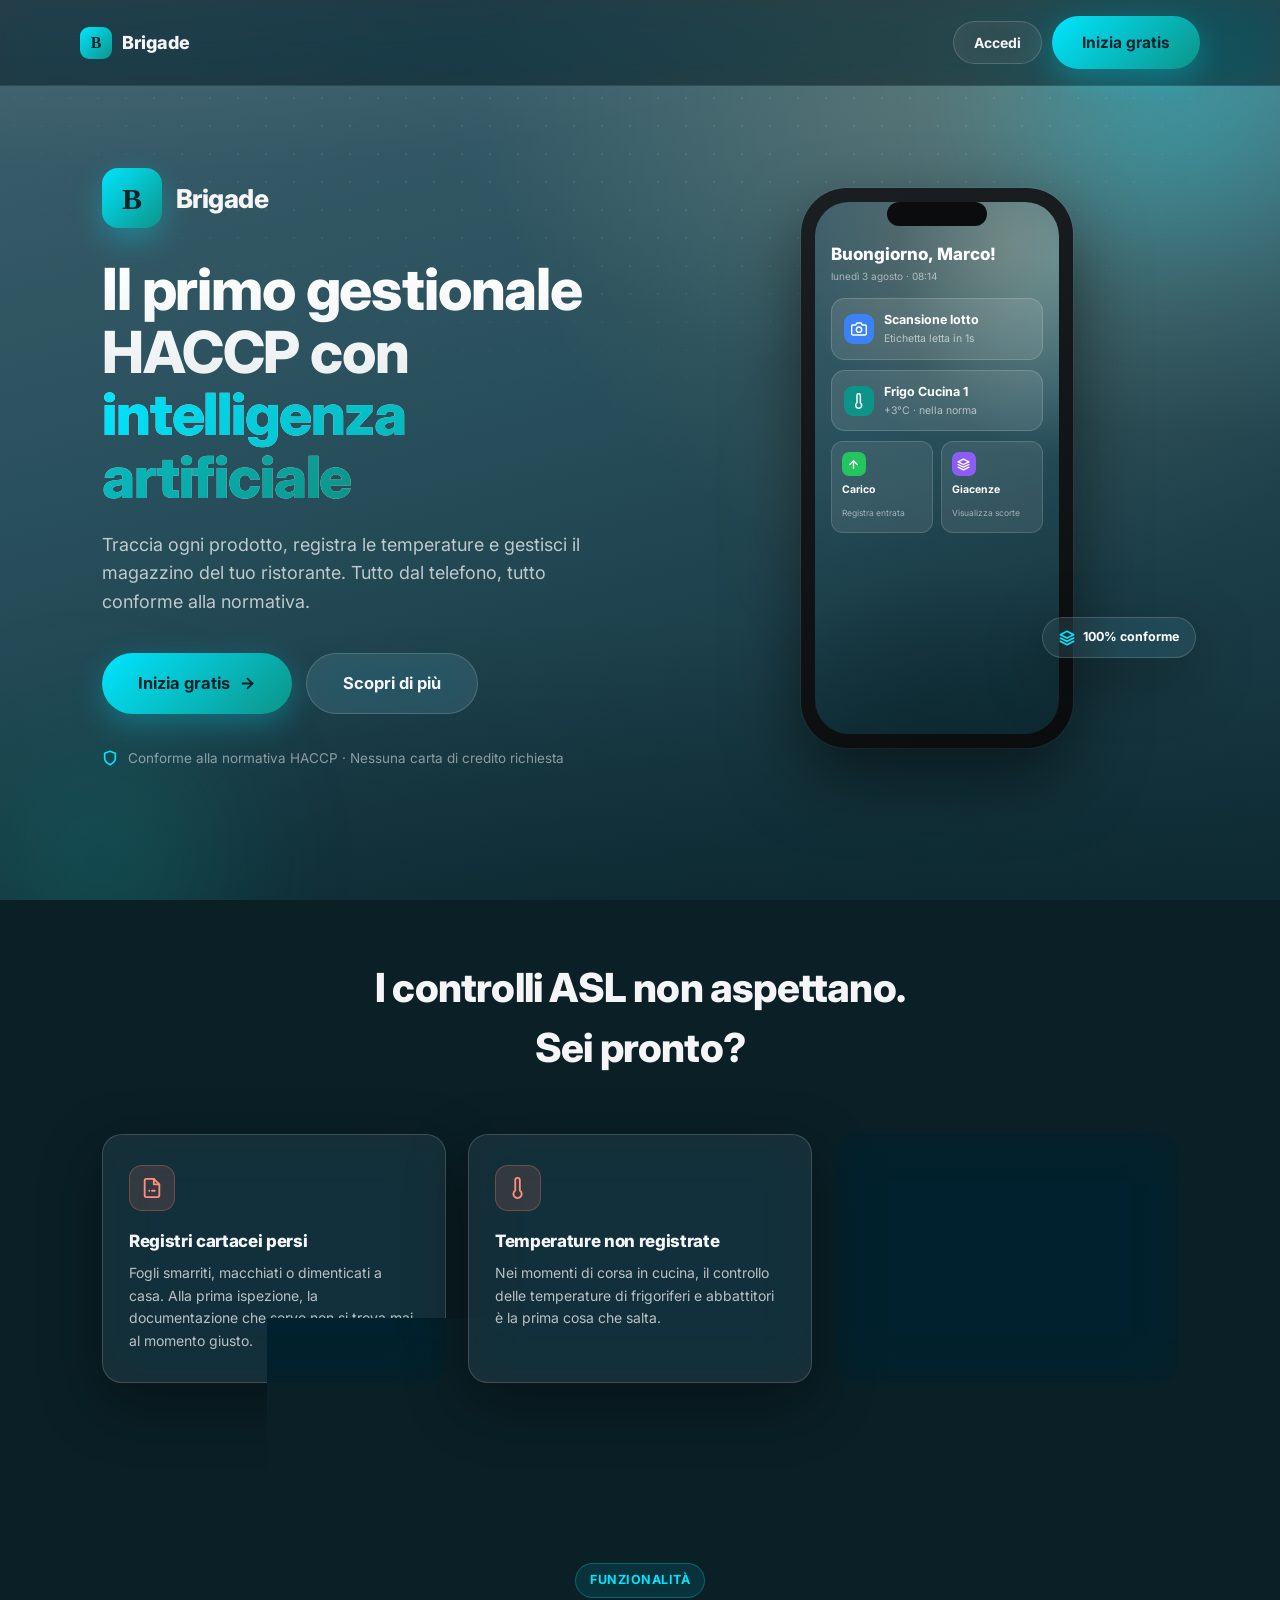
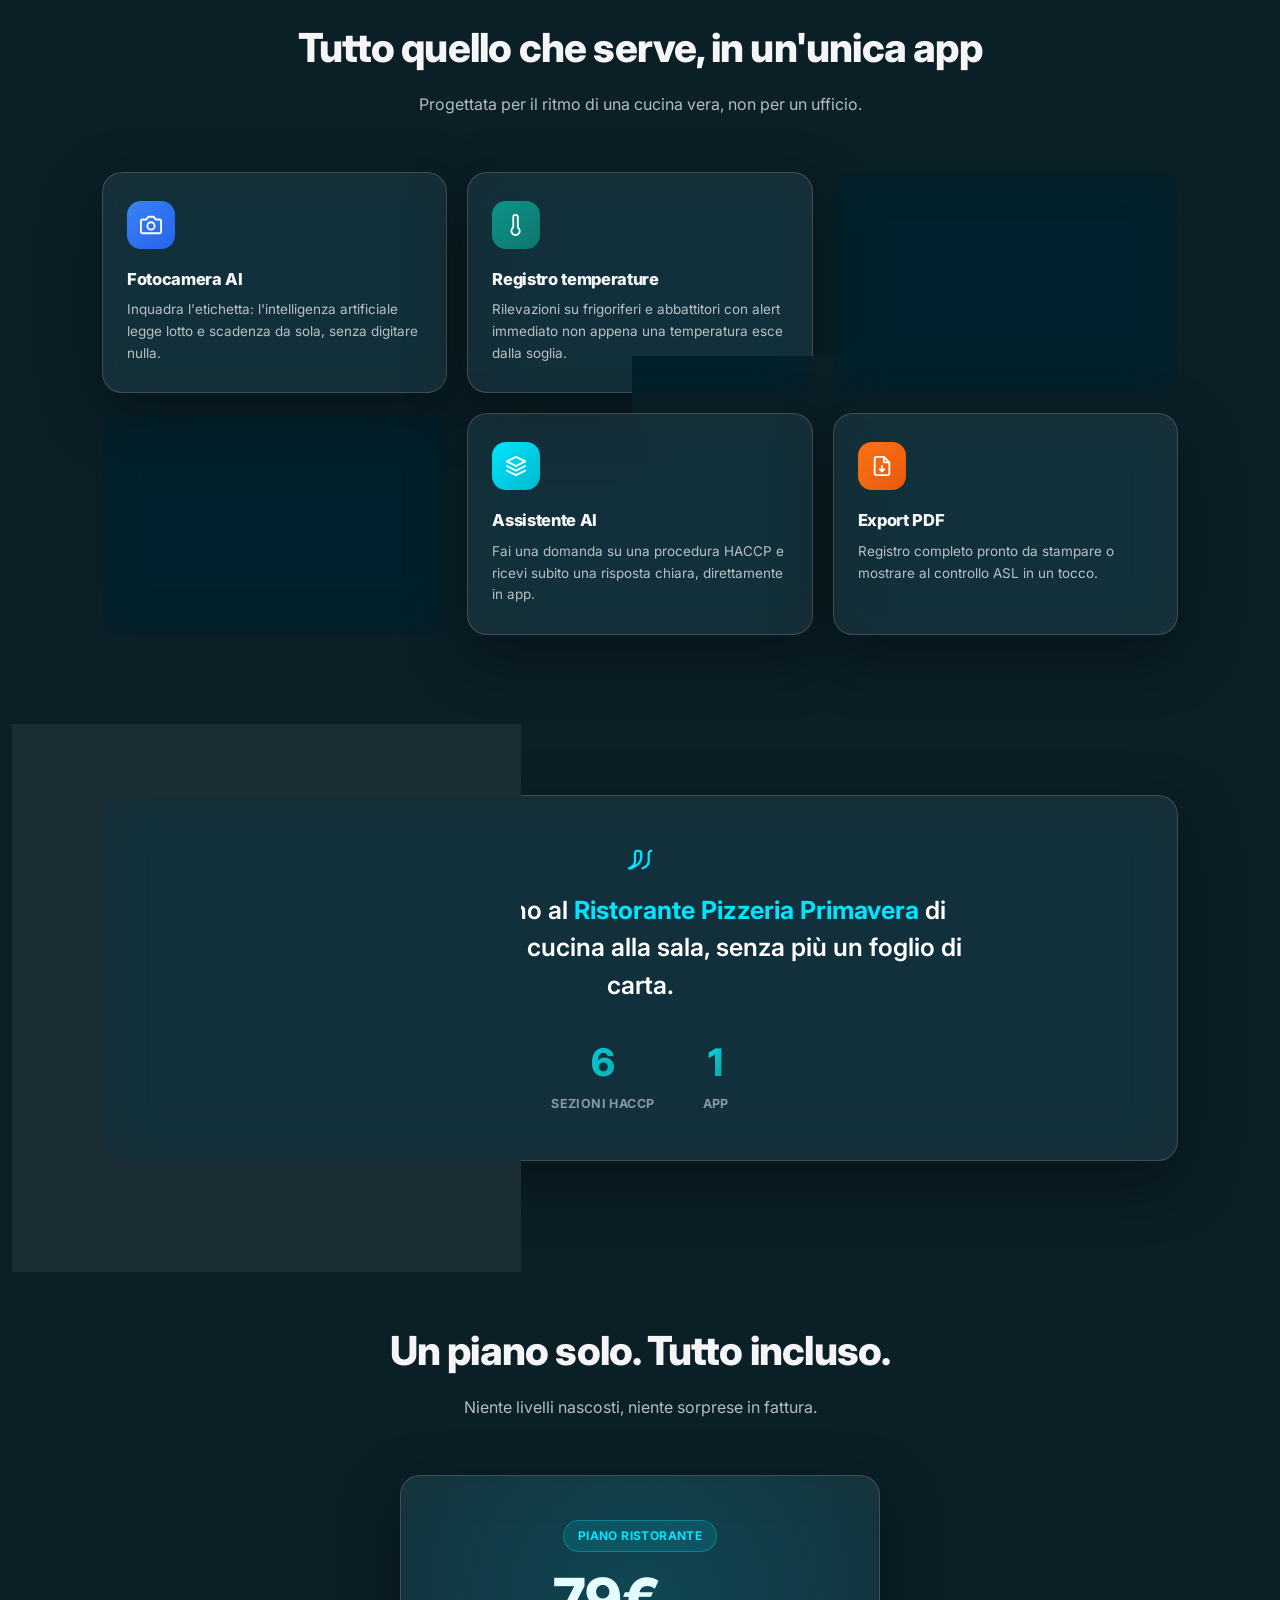
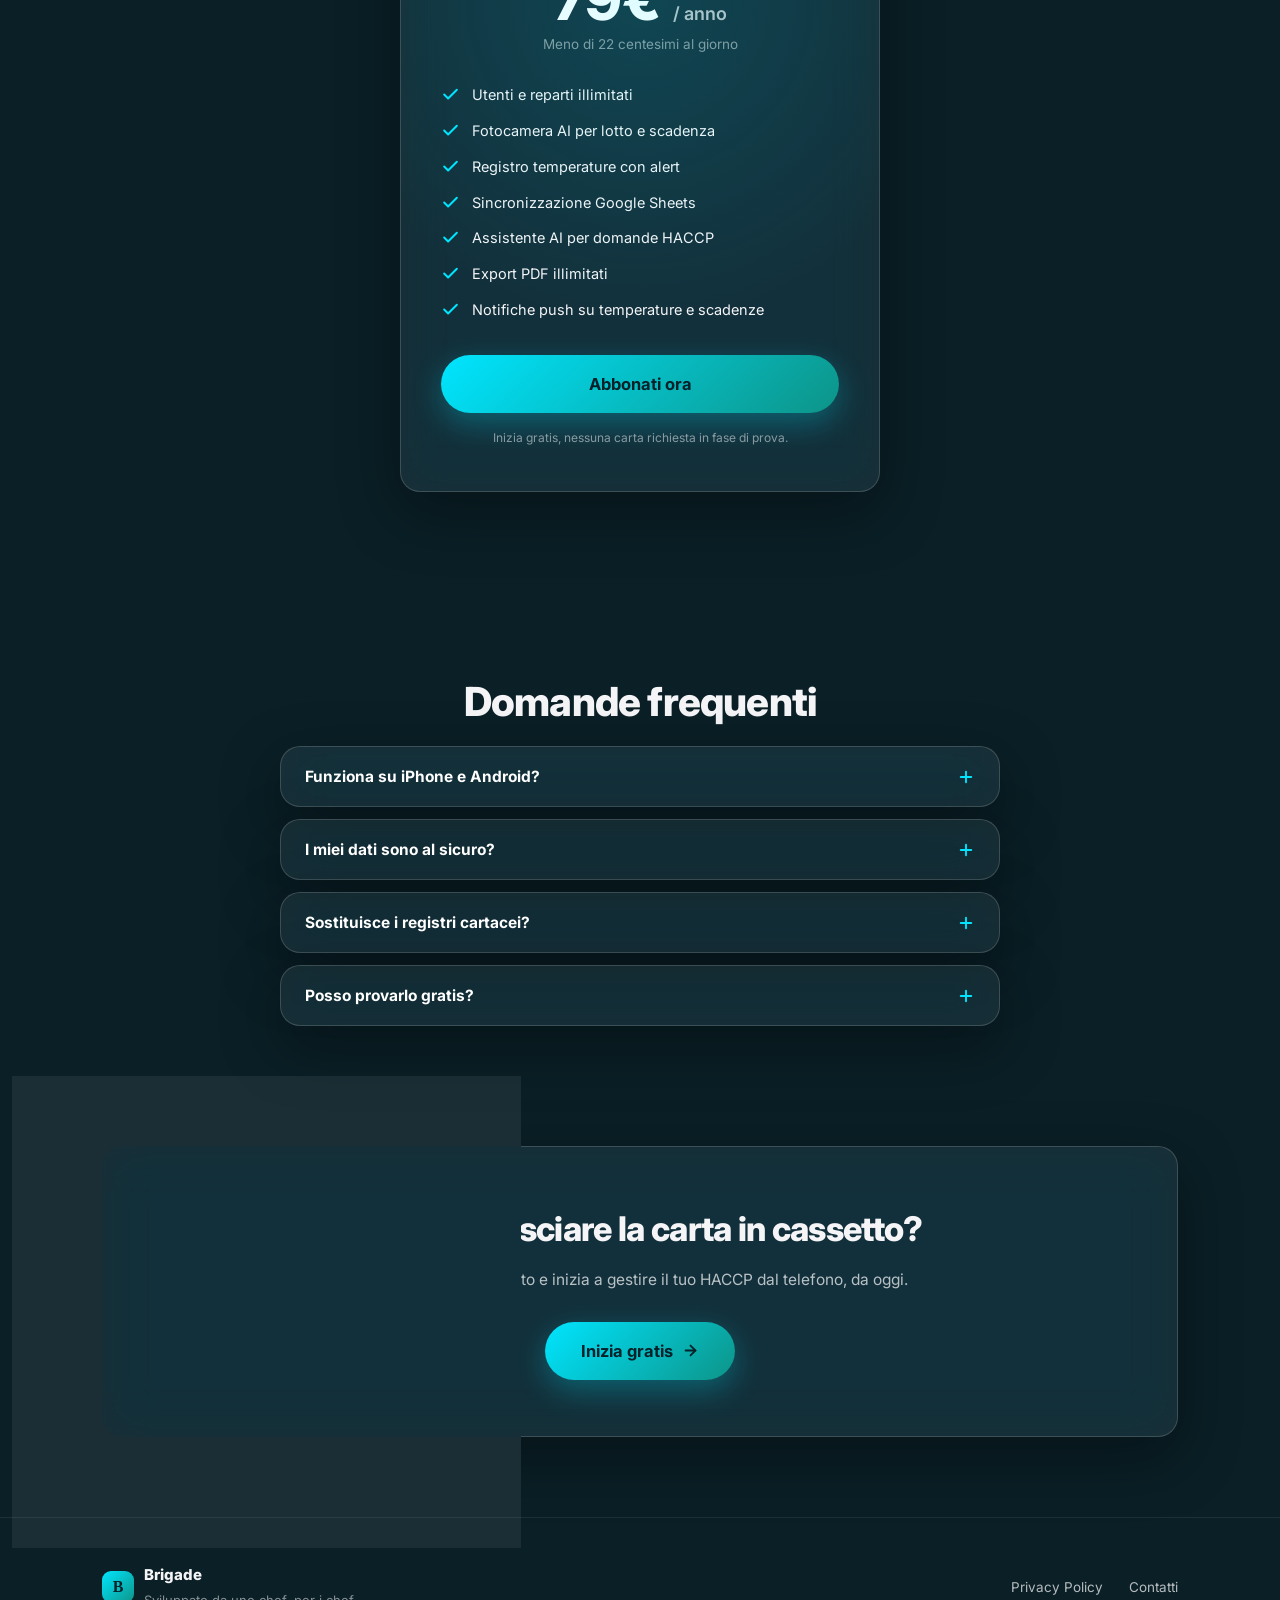
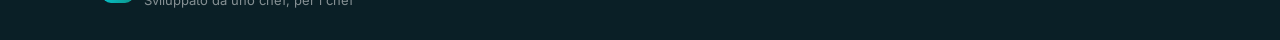
<file: landing.html>
<!DOCTYPE html>
<html lang="it">
<head>
<meta charset="UTF-8">
<meta name="viewport" content="width=device-width, initial-scale=1, maximum-scale=1, user-scalable=no, viewport-fit=cover">
<title>Brigade — Gestionale HACCP con Intelligenza Artificiale per Ristoranti</title>
<meta name="description" content="Brigade è il primo gestionale HACCP con intelligenza artificiale per ristoranti e pizzerie. Traccia prodotti, registra temperature e gestisci il magazzino dal telefono, sempre conforme alla normativa.">
<meta name="keywords" content="HACCP, gestionale ristorante, tracciabilità alimentare, registro temperature, software HACCP, app HACCP, magazzino ristorante">
<meta name="author" content="Brigade">
<meta name="robots" content="index, follow">
<link rel="canonical" href="https://brigade-app.example/landing">

<!-- Open Graph -->
<meta property="og:type" content="website">
<meta property="og:title" content="Brigade — Il primo gestionale HACCP con intelligenza artificiale">
<meta property="og:description" content="Traccia ogni prodotto, registra le temperature e gestisci il magazzino del tuo ristorante. Tutto dal telefono, tutto conforme alla normativa.">
<meta property="og:image" content="/static/icon-512.png">
<meta property="og:locale" content="it_IT">

<!-- Twitter Card -->
<meta name="twitter:card" content="summary_large_image">
<meta name="twitter:title" content="Brigade — Il primo gestionale HACCP con intelligenza artificiale">
<meta name="twitter:description" content="Traccia ogni prodotto, registra le temperature e gestisci il magazzino del tuo ristorante. Tutto dal telefono, tutto conforme alla normativa.">
<meta name="twitter:image" content="/static/icon-512.png">

<meta name="theme-color" content="#0f2c35">
<link rel="icon" href="/static/icon.svg" type="image/svg+xml">
<link rel="apple-touch-icon" href="/static/icon-192.png">

<link rel="preconnect" href="https://fonts.googleapis.com">
<link rel="preconnect" href="https://fonts.gstatic.com" crossorigin>
<link href="https://fonts.googleapis.com/css2?family=Inter:wght@300;400;500;600;700;800&display=swap" rel="stylesheet">

<style>
/* ─────────────────────────────────────────────────────────────────────────
   RESET & BASE
───────────────────────────────────────────────────────────────────────── */
*, *::before, *::after { margin: 0; padding: 0; box-sizing: border-box; -webkit-tap-highlight-color: transparent; }
html { scroll-behavior: smooth; }
body {
  font-family: 'Inter', system-ui, -apple-system, sans-serif;
  background: #0a1f26;
  color: #f5f5f7;
  overflow-x: hidden;
  -webkit-font-smoothing: antialiased;
  line-height: 1.5;
}
img, svg { display: block; max-width: 100%; }
a { color: inherit; text-decoration: none; }
button { font-family: inherit; cursor: pointer; }
ul { list-style: none; }

:root {
  --bg-1: #0f2c35;
  --bg-2: #28505c;
  --bg-3: #3d5f6c;
  --accent: #00e5ff;
  --accent-2: #0d9488;
  --accent-warm: #ffc98c;
  --text: #f5f5f7;
  --muted: rgba(255,255,255,.70);
  --muted-2: rgba(255,255,255,.50);
  --glass: rgba(255,255,255,.07);
  --glass-2: rgba(255,255,255,.10);
  --glass-border: rgba(255,255,255,.16);
  --glass-blur: blur(24px) saturate(160%);
  --radius: 20px;
  --shadow-lg: 0 20px 60px rgba(0,0,0,.35);
}

/* ─────────────────────────────────────────────────────────────────────────
   FONDALE ANIMATO — stesso linguaggio visivo dell'app (aurora teal/cyan)
───────────────────────────────────────────────────────────────────────── */
.bg-fixed {
  position: fixed; inset: 0; z-index: -2;
  background:
    radial-gradient(circle at 78% 8%, rgba(255,201,140,.16), transparent 40%),
    radial-gradient(ellipse 130% 55% at 8% -8%, rgba(255,255,255,.10), transparent 50%),
    radial-gradient(ellipse 120% 70% at 100% 10%, rgba(120,195,210,.28), transparent 55%),
    radial-gradient(ellipse 150% 80% at 50% 118%, rgba(8,35,42,.85), transparent 62%),
    linear-gradient(165deg, var(--bg-3) 0%, var(--bg-2) 42%, var(--bg-1) 100%);
}
.bg-orbs { position: fixed; inset: 0; z-index: -1; pointer-events: none; overflow: hidden; }
.orb {
  position: absolute; border-radius: 50%; filter: blur(60px); opacity: .35;
  animation: drift 22s ease-in-out infinite;
}
.orb-1 { width: 420px; height: 420px; top: -120px; right: -100px; background: radial-gradient(circle, var(--accent), transparent 70%); animation-delay: 0s; }
.orb-2 { width: 360px; height: 360px; bottom: -140px; left: -80px; background: radial-gradient(circle, var(--accent-2), transparent 70%); animation-delay: -8s; }
.orb-3 { width: 280px; height: 280px; top: 40%; left: 60%; background: radial-gradient(circle, var(--accent-warm), transparent 70%); opacity: .18; animation-delay: -14s; }
@keyframes drift {
  0%, 100% { transform: translate(0, 0) scale(1); }
  33%      { transform: translate(-30px, 40px) scale(1.08); }
  66%      { transform: translate(24px, -24px) scale(0.95); }
}
.bg-grid {
  position: fixed; inset: 0; z-index: -1; pointer-events: none;
  background-image: radial-gradient(rgba(255,255,255,.08) 1px, transparent 1px);
  background-size: 28px 28px;
  mask-image: radial-gradient(ellipse 80% 60% at 50% 0%, #000 40%, transparent 80%);
}

/* ─────────────────────────────────────────────────────────────────────────
   LAYOUT HELPERS
───────────────────────────────────────────────────────────────────────── */
.wrap { max-width: 1120px; margin: 0 auto; padding: 0 22px; }
section { position: relative; padding: 90px 0; }
.eyebrow {
  display: inline-flex; align-items: center; gap: 8px;
  font-size: 12.5px; font-weight: 700; letter-spacing: .5px; text-transform: uppercase;
  color: var(--accent); background: rgba(0,229,255,.10); border: 1px solid rgba(0,229,255,.28);
  padding: 7px 14px; border-radius: 100px; margin-bottom: 20px;
}
h1, h2, h3 { font-weight: 800; letter-spacing: -.02em; color: var(--text); }
.section-title { font-size: clamp(26px, 4.2vw, 40px); text-align: center; margin-bottom: 14px; }
.section-sub { font-size: 16px; color: var(--muted); text-align: center; max-width: 560px; margin: 0 auto 56px; }

/* Glassmorphism card di base */
.glass {
  background: var(--glass);
  backdrop-filter: var(--glass-blur); -webkit-backdrop-filter: var(--glass-blur);
  border: 1px solid var(--glass-border);
  border-radius: var(--radius);
  box-shadow: var(--shadow-lg);
}

/* Animazioni al reveal */
.reveal { opacity: 0; transform: translateY(28px); transition: opacity .7s cubic-bezier(.16,1,.3,1), transform .7s cubic-bezier(.16,1,.3,1); }
.reveal.visible { opacity: 1; transform: translateY(0); }
.reveal-delay-1.visible { transition-delay: .08s; }
.reveal-delay-2.visible { transition-delay: .16s; }
.reveal-delay-3.visible { transition-delay: .24s; }
.reveal-delay-4.visible { transition-delay: .32s; }
.reveal-delay-5.visible { transition-delay: .4s; }
.reveal-delay-6.visible { transition-delay: .48s; }

/* Pulsanti */
.btn {
  display: inline-flex; align-items: center; justify-content: center; gap: 9px;
  font-family: 'Inter', sans-serif; font-weight: 700; font-size: 15.5px;
  padding: 15px 30px; border-radius: 100px; border: none; cursor: pointer;
  transition: transform .18s ease, box-shadow .18s ease, background .18s ease;
  white-space: nowrap;
}
.btn-primary {
  background: linear-gradient(135deg, var(--accent) 0%, var(--accent-2) 100%);
  color: #04222a; box-shadow: 0 10px 30px rgba(0,229,255,.28);
}
.btn-primary:hover { transform: translateY(-2px); box-shadow: 0 14px 38px rgba(0,229,255,.4); }
.btn-primary:active { transform: translateY(0); }
.btn-ghost {
  background: var(--glass-2); border: 1px solid var(--glass-border); color: var(--text);
  backdrop-filter: var(--glass-blur); -webkit-backdrop-filter: var(--glass-blur);
}
.btn-ghost:hover { background: rgba(255,255,255,.16); transform: translateY(-2px); }
.btn-lg { padding: 17px 36px; font-size: 16.5px; }

/* ─────────────────────────────────────────────────────────────────────────
   NAV
───────────────────────────────────────────────────────────────────────── */
.nav {
  position: fixed; top: 0; left: 0; right: 0; z-index: 100;
  display: flex; align-items: center; justify-content: space-between;
  padding: 16px 22px;
  background: rgba(10,26,32,.55);
  backdrop-filter: blur(18px) saturate(160%); -webkit-backdrop-filter: blur(18px) saturate(160%);
  border-bottom: 1px solid rgba(255,255,255,.08);
}
.nav-inner { max-width: 1120px; margin: 0 auto; width: 100%; display: flex; align-items: center; justify-content: space-between; }
.nav-logo { display: flex; align-items: center; gap: 10px; font-size: 18px; font-weight: 800; }
.nav-logo-mark {
  width: 32px; height: 32px; border-radius: 9px;
  background: linear-gradient(135deg, var(--accent), var(--accent-2));
  display: flex; align-items: center; justify-content: center;
  font-family: Georgia, serif; font-weight: 700; color: #04222a; font-size: 16px;
}
.nav-links { display: flex; align-items: center; gap: 10px; }
.nav-links a.btn-ghost { padding: 10px 20px; font-size: 14px; }

/* ─────────────────────────────────────────────────────────────────────────
   HERO
───────────────────────────────────────────────────────────────────────── */
.hero { padding: 168px 0 100px; }
.hero-grid { display: grid; grid-template-columns: 1.05fr .95fr; gap: 60px; align-items: center; }
.hero-copy { text-align: left; }
.hero-logo { display: flex; align-items: center; gap: 14px; margin-bottom: 30px; }
.hero-logo-mark {
  width: 60px; height: 60px; border-radius: 16px; flex-shrink: 0;
  background: linear-gradient(135deg, var(--accent) 0%, var(--accent-2) 100%);
  display: flex; align-items: center; justify-content: center;
  font-family: Georgia, serif; font-weight: 700; color: #04222a; font-size: 30px;
  box-shadow: 0 12px 30px rgba(0,229,255,.3);
}
.hero-logo-word { font-size: 26px; font-weight: 800; letter-spacing: -.02em; }
h1.hero-title {
  font-size: clamp(34px, 5.2vw, 58px); line-height: 1.08; margin-bottom: 22px;
  background: linear-gradient(180deg, #ffffff 0%, rgba(255,255,255,.82) 100%);
  -webkit-background-clip: text; background-clip: text; -webkit-text-fill-color: transparent;
}
h1.hero-title span { background: linear-gradient(120deg, var(--accent) 0%, var(--accent-2) 100%); -webkit-background-clip: text; background-clip: text; -webkit-text-fill-color: transparent; }
.hero-sub { font-size: 18px; line-height: 1.6; color: var(--muted); max-width: 520px; margin-bottom: 36px; }
.hero-ctas { display: flex; flex-wrap: wrap; gap: 14px; margin-bottom: 34px; }
.hero-trust { display: flex; align-items: center; gap: 10px; font-size: 13.5px; color: var(--muted-2); }
.hero-trust svg { width: 16px; height: 16px; color: var(--accent); flex-shrink: 0; }

/* Mockup iPhone (ricreato in CSS, coerente con la vera dashboard dell'app) */
.hero-mockup-wrap { display: flex; justify-content: center; position: relative; }
.phone {
  width: 272px; height: 560px; border-radius: 46px; padding: 14px;
  background: linear-gradient(160deg, #1b1f22, #0a0c0d);
  box-shadow: 0 30px 70px rgba(0,0,0,.5), 0 0 0 1px rgba(255,255,255,.06);
  position: relative;
}
.phone::before {
  content: ''; position: absolute; top: 14px; left: 50%; transform: translateX(-50%);
  width: 100px; height: 24px; background: #0a0c0d; border-radius: 14px; z-index: 3;
}
.phone-screen {
  width: 100%; height: 100%; border-radius: 34px; overflow: hidden; position: relative;
  background:
    radial-gradient(circle at 78% 8%, rgba(255,201,140,.22), transparent 40%),
    radial-gradient(ellipse 120% 70% at 100% 10%, rgba(120,195,210,.4), transparent 55%),
    radial-gradient(ellipse 150% 80% at 50% 118%, rgba(8,35,42,.8), transparent 62%),
    linear-gradient(165deg, var(--bg-3) 0%, var(--bg-2) 42%, var(--bg-1) 100%);
  padding: 40px 16px 16px;
}
.phone-greeting { font-size: 17px; font-weight: 800; color: #fff; margin-bottom: 2px; }
.phone-date { font-size: 10px; color: rgba(255,255,255,.55); margin-bottom: 14px; }
.phone-card {
  background: rgba(255,255,255,.10); border: 1px solid rgba(255,255,255,.16);
  border-radius: 14px; padding: 12px; margin-bottom: 10px;
  display: flex; align-items: center; gap: 10px;
}
.phone-card-ico {
  width: 30px; height: 30px; border-radius: 9px; flex-shrink: 0;
  display: flex; align-items: center; justify-content: center; color: #fff;
}
.phone-card-txt { font-size: 10.5px; }
.phone-card-txt strong { display: block; font-size: 12.5px; color: #fff; font-weight: 700; margin-bottom: 1px; }
.phone-card-txt span { color: rgba(255,255,255,.6); }
.phone-grid { display: grid; grid-template-columns: 1fr 1fr; gap: 8px; margin-top: 4px; }
.phone-mini {
  background: rgba(255,255,255,.09); border: 1px solid rgba(255,255,255,.14);
  border-radius: 12px; padding: 10px; text-align: left;
}
.phone-mini-ico { width: 24px; height: 24px; border-radius: 7px; display: flex; align-items: center; justify-content: center; color: #fff; margin-bottom: 6px; }
.phone-mini strong { display: block; font-size: 10.5px; color: #fff; font-weight: 700; }
.phone-mini span { font-size: 8.5px; color: rgba(255,255,255,.55); }
.phone-float-badge {
  position: absolute; right: -18px; bottom: 90px; z-index: 4;
  display: flex; align-items: center; gap: 8px;
  padding: 10px 16px; border-radius: 100px;
  animation: floaty 4s ease-in-out infinite;
}
.phone-float-badge svg { width: 16px; height: 16px; color: var(--accent); }
.phone-float-badge span { font-size: 12.5px; font-weight: 700; color: #fff; }
@keyframes floaty { 0%, 100% { transform: translateY(0); } 50% { transform: translateY(-10px); } }

/* ─────────────────────────────────────────────────────────────────────────
   PROBLEMA
───────────────────────────────────────────────────────────────────────── */
.problem-title { font-size: clamp(26px, 4.2vw, 40px); text-align: center; margin-bottom: 56px; }
.problem-title .warn { color: #ffb4a2; }
.problem-grid { display: grid; grid-template-columns: repeat(3, 1fr); gap: 22px; }
.problem-card { padding: 30px 26px; text-align: left; }
.problem-card-ico {
  width: 46px; height: 46px; border-radius: 13px; margin-bottom: 18px;
  background: rgba(255,120,100,.14); border: 1px solid rgba(255,120,100,.3);
  display: flex; align-items: center; justify-content: center; color: #ff9080;
}
.problem-card h3 { font-size: 17px; margin-bottom: 8px; }
.problem-card p { font-size: 14px; color: var(--muted); line-height: 1.6; }

/* ─────────────────────────────────────────────────────────────────────────
   FEATURES
───────────────────────────────────────────────────────────────────────── */
.features-grid { display: grid; grid-template-columns: repeat(3, 1fr); gap: 20px; }
.feature-card { padding: 28px 24px; transition: transform .25s ease, background .25s ease; }
.feature-card:hover { transform: translateY(-6px); background: var(--glass-2); }
.feature-ico {
  width: 48px; height: 48px; border-radius: 14px; margin-bottom: 18px;
  display: flex; align-items: center; justify-content: center; color: #fff;
}
.feature-card h3 { font-size: 16.5px; margin-bottom: 8px; }
.feature-card p { font-size: 13.5px; color: var(--muted); line-height: 1.6; }

/* ─────────────────────────────────────────────────────────────────────────
   SOCIAL PROOF
───────────────────────────────────────────────────────────────────────── */
.proof { padding: 70px 0; }
.proof-box {
  padding: 46px 40px; text-align: center; display: flex; flex-direction: column; align-items: center; gap: 20px;
}
.proof-quote { font-size: clamp(19px, 2.6vw, 25px); font-weight: 600; color: #fff; max-width: 680px; line-height: 1.5; }
.proof-quote strong { color: var(--accent); }
.proof-stats { display: flex; gap: 48px; margin-top: 10px; flex-wrap: wrap; justify-content: center; }
.proof-stat-num { font-size: 38px; font-weight: 800; background: linear-gradient(120deg, var(--accent), var(--accent-2)); -webkit-background-clip: text; background-clip: text; -webkit-text-fill-color: transparent; }
.proof-stat-lbl { font-size: 12.5px; color: var(--muted-2); text-transform: uppercase; letter-spacing: .4px; font-weight: 700; margin-top: 4px; }

/* ─────────────────────────────────────────────────────────────────────────
   PRICING
───────────────────────────────────────────────────────────────────────── */
.pricing-card {
  max-width: 480px; margin: 0 auto; padding: 44px 40px; text-align: center; position: relative; overflow: hidden;
}
.pricing-card::before {
  content: ''; position: absolute; top: -50%; left: -20%; width: 140%; height: 140%;
  background: radial-gradient(circle, rgba(0,229,255,.12), transparent 60%); pointer-events: none;
}
.pricing-badge {
  display: inline-block; font-size: 12px; font-weight: 700; letter-spacing: .4px; text-transform: uppercase;
  color: var(--accent); background: rgba(0,229,255,.12); border: 1px solid rgba(0,229,255,.3);
  padding: 6px 14px; border-radius: 100px; margin-bottom: 18px;
}
.pricing-amount { font-size: 58px; font-weight: 800; color: #fff; line-height: 1; }
.pricing-amount span { font-size: 18px; font-weight: 600; color: var(--muted); }
.pricing-cycle { font-size: 13.5px; color: var(--muted-2); margin-top: 6px; margin-bottom: 30px; }
.pricing-features { text-align: left; display: flex; flex-direction: column; gap: 14px; margin-bottom: 34px; }
.pricing-features li { display: flex; align-items: flex-start; gap: 12px; font-size: 14.5px; color: var(--text); }
.pricing-features svg { width: 19px; height: 19px; color: var(--accent); flex-shrink: 0; margin-top: 1px; }
.pricing-card .btn { width: 100%; }
.pricing-note { font-size: 12px; color: var(--muted-2); margin-top: 16px; }

/* ─────────────────────────────────────────────────────────────────────────
   FAQ
───────────────────────────────────────────────────────────────────────── */
.faq-list { max-width: 720px; margin: 0 auto; display: flex; flex-direction: column; gap: 12px; }
.faq-item { overflow: hidden; }
.faq-q {
  width: 100%; display: flex; align-items: center; justify-content: space-between; gap: 16px;
  padding: 20px 24px; background: none; border: none; color: #fff;
  font-size: 15.5px; font-weight: 700; text-align: left;
}
.faq-q svg { width: 18px; height: 18px; color: var(--accent); flex-shrink: 0; transition: transform .25s ease; }
.faq-item.open .faq-q svg { transform: rotate(45deg); }
.faq-a { max-height: 0; overflow: hidden; transition: max-height .3s ease; }
.faq-item.open .faq-a { max-height: 200px; }
.faq-a p { padding: 0 24px 20px; font-size: 14px; color: var(--muted); line-height: 1.6; }

/* ─────────────────────────────────────────────────────────────────────────
   CTA FINALE
───────────────────────────────────────────────────────────────────────── */
.cta-final { text-align: center; padding: 30px 40px 80px; }
.cta-final-box { padding: 56px 40px; text-align: center; }
.cta-final h2 { font-size: clamp(24px, 4vw, 34px); margin-bottom: 14px; }
.cta-final p { font-size: 15.5px; color: var(--muted); margin-bottom: 30px; }

/* ─────────────────────────────────────────────────────────────────────────
   FOOTER
───────────────────────────────────────────────────────────────────────── */
footer { padding: 46px 0 calc(30px + env(safe-area-inset-bottom, 0px)); border-top: 1px solid rgba(255,255,255,.08); }
.footer-inner { display: flex; align-items: center; justify-content: space-between; flex-wrap: wrap; gap: 22px; }
.footer-brand { display: flex; align-items: center; gap: 10px; }
.footer-tag { font-size: 13px; color: var(--muted-2); margin-top: 4px; }
.footer-links { display: flex; gap: 26px; flex-wrap: wrap; }
.footer-links a { font-size: 13.5px; color: var(--muted); transition: color .2s ease; }
.footer-links a:hover { color: var(--accent); }

/* ─────────────────────────────────────────────────────────────────────────
   RESPONSIVE
───────────────────────────────────────────────────────────────────────── */
@media (max-width: 900px) {
  .hero-grid { grid-template-columns: 1fr; text-align: center; }
  .hero-copy { text-align: center; }
  .hero-logo, .hero-ctas, .hero-trust { justify-content: center; }
  .hero-sub { margin-left: auto; margin-right: auto; }
  .problem-grid, .features-grid { grid-template-columns: 1fr; }
  .phone { width: 240px; height: 494px; }
  section { padding: 64px 0; }
  .hero { padding: 128px 0 60px; }
}
@media (max-width: 560px) {
  .nav-links a.btn-ghost span.nav-text { display: none; }
  .proof-stats { gap: 30px; }
  .pricing-card, .cta-final-box { padding: 34px 22px; }
  .footer-inner { flex-direction: column; align-items: flex-start; }
}
</style>
</head>
<body>

<div class="bg-fixed" aria-hidden="true"></div>
<div class="bg-orbs" aria-hidden="true">
  <div class="orb orb-1"></div>
  <div class="orb orb-2"></div>
  <div class="orb orb-3"></div>
</div>
<div class="bg-grid" aria-hidden="true"></div>

<!-- ── NAV ── -->
<nav class="nav">
  <div class="nav-inner">
    <div class="nav-logo">
      <div class="nav-logo-mark">B</div>
      Brigade
    </div>
    <div class="nav-links">
      <a href="/login" class="btn btn-ghost"><span class="nav-text">Accedi</span></a>
      <a href="/register" class="btn btn-primary">Inizia gratis</a>
    </div>
  </div>
</nav>

<!-- ── HERO ── -->
<header class="hero">
  <div class="wrap hero-grid">
    <div class="hero-copy reveal visible">
      <div class="hero-logo">
        <div class="hero-logo-mark">B</div>
        <div class="hero-logo-word">Brigade</div>
      </div>
      <h1 class="hero-title">Il primo gestionale HACCP con <span>intelligenza artificiale</span></h1>
      <p class="hero-sub">Traccia ogni prodotto, registra le temperature e gestisci il magazzino del tuo ristorante. Tutto dal telefono, tutto conforme alla normativa.</p>
      <div class="hero-ctas">
        <a href="/register" class="btn btn-primary btn-lg">
          Inizia gratis
          <svg width="17" height="17" viewBox="0 0 24 24" fill="none" stroke="currentColor" stroke-width="2.5" stroke-linecap="round" stroke-linejoin="round"><line x1="5" y1="12" x2="19" y2="12"/><polyline points="12 5 19 12 12 19"/></svg>
        </a>
        <a href="#funzionalita" class="btn btn-ghost btn-lg">Scopri di più</a>
      </div>
      <div class="hero-trust">
        <svg viewBox="0 0 24 24" fill="none" stroke="currentColor" stroke-width="2.5" stroke-linecap="round" stroke-linejoin="round"><path d="M12 22s8-4 8-10V5l-8-3-8 3v7c0 6 8 10 8 10Z"/></svg>
        Conforme alla normativa HACCP · Nessuna carta di credito richiesta
      </div>
    </div>

    <div class="hero-mockup-wrap reveal reveal-delay-2 visible">
      <div class="phone">
        <div class="phone-screen">
          <div class="phone-greeting">Buongiorno, Marco!</div>
          <div class="phone-date">lunedì 3 agosto · 08:14</div>

          <div class="phone-card">
            <div class="phone-card-ico" style="background:#3b82f6">
              <svg width="16" height="16" viewBox="0 0 24 24" fill="none" stroke="currentColor" stroke-width="2.2" stroke-linecap="round" stroke-linejoin="round"><path d="M23 19a2 2 0 0 1-2 2H3a2 2 0 0 1-2-2V8a2 2 0 0 1 2-2h4l2-3h6l2 3h4a2 2 0 0 1 2 2z"/><circle cx="12" cy="13" r="4"/></svg>
            </div>
            <div class="phone-card-txt"><strong>Scansione lotto</strong><span>Etichetta letta in 1s</span></div>
          </div>

          <div class="phone-card">
            <div class="phone-card-ico" style="background:#0d9488">
              <svg width="16" height="16" viewBox="0 0 24 24" fill="none" stroke="currentColor" stroke-width="2.2" stroke-linecap="round" stroke-linejoin="round"><path d="M14 14.76V3.5a2.5 2.5 0 0 0-5 0v11.26a4.5 4.5 0 1 0 5 0Z"/></svg>
            </div>
            <div class="phone-card-txt"><strong>Frigo Cucina 1</strong><span>+3°C · nella norma</span></div>
          </div>

          <div class="phone-grid">
            <div class="phone-mini">
              <div class="phone-mini-ico" style="background:#22c55e">
                <svg width="13" height="13" viewBox="0 0 24 24" fill="none" stroke="currentColor" stroke-width="2.5" stroke-linecap="round" stroke-linejoin="round"><line x1="12" y1="19" x2="12" y2="5"/><polyline points="5 12 12 5 19 12"/></svg>
              </div>
              <strong>Carico</strong><span>Registra entrata</span>
            </div>
            <div class="phone-mini">
              <div class="phone-mini-ico" style="background:#8b5cf6">
                <svg width="13" height="13" viewBox="0 0 24 24" fill="none" stroke="currentColor" stroke-width="2.5" stroke-linecap="round" stroke-linejoin="round"><polygon points="12 2 2 7 12 12 22 7 12 2"/><polyline points="2 17 12 22 22 17"/><polyline points="2 12 12 17 22 12"/></svg>
              </div>
              <strong>Giacenze</strong><span>Visualizza scorte</span>
            </div>
          </div>
        </div>
      </div>
      <div class="phone-float-badge glass">
        <svg viewBox="0 0 24 24" fill="none" stroke="currentColor" stroke-width="2.5" stroke-linecap="round" stroke-linejoin="round"><path d="M12 2 2 7l10 5 10-5-10-5Z"/><path d="m2 17 10 5 10-5"/><path d="m2 12 10 5 10-5"/></svg>
        <span>100% conforme</span>
      </div>
    </div>
  </div>
</header>

<!-- ── PROBLEMA ── -->
<section id="problema">
  <div class="wrap">
    <h2 class="problem-title reveal">I controlli ASL non aspettano.<br>Sei pronto?</h2>
    <div class="problem-grid">
      <div class="problem-card glass reveal reveal-delay-1">
        <div class="problem-card-ico">
          <svg width="22" height="22" viewBox="0 0 24 24" fill="none" stroke="currentColor" stroke-width="2" stroke-linecap="round" stroke-linejoin="round"><path d="M14 2H6a2 2 0 0 0-2 2v16a2 2 0 0 0 2 2h12a2 2 0 0 0 2-2V8z"/><polyline points="14 2 14 8 20 8"/><line x1="9" y1="15" x2="9.01" y2="15"/><line x1="12" y1="15" x2="15" y2="15"/></svg>
        </div>
        <h3>Registri cartacei persi</h3>
        <p>Fogli smarriti, macchiati o dimenticati a casa. Alla prima ispezione, la documentazione che serve non si trova mai al momento giusto.</p>
      </div>
      <div class="problem-card glass reveal reveal-delay-2">
        <div class="problem-card-ico">
          <svg width="22" height="22" viewBox="0 0 24 24" fill="none" stroke="currentColor" stroke-width="2" stroke-linecap="round" stroke-linejoin="round"><path d="M14 14.76V3.5a2.5 2.5 0 0 0-5 0v11.26a4.5 4.5 0 1 0 5 0Z"/></svg>
        </div>
        <h3>Temperature non registrate</h3>
        <p>Nei momenti di corsa in cucina, il controllo delle temperature di frigoriferi e abbattitori è la prima cosa che salta.</p>
      </div>
      <div class="problem-card glass reveal reveal-delay-3">
        <div class="problem-card-ico">
          <svg width="22" height="22" viewBox="0 0 24 24" fill="none" stroke="currentColor" stroke-width="2" stroke-linecap="round" stroke-linejoin="round"><circle cx="12" cy="12" r="10"/><line x1="12" y1="8" x2="12" y2="12"/><line x1="12" y1="16" x2="12.01" y2="16"/></svg>
        </div>
        <h3>Tracciabilità incompleta</h3>
        <p>Sapere esattamente da dove viene ogni prodotto, con che lotto e con che scadenza, richiede tempo che in cucina non c'è mai.</p>
      </div>
    </div>
  </div>
</section>

<!-- ── FUNZIONALITÀ ── -->
<section id="funzionalita">
  <div class="wrap">
    <div class="eyebrow reveal" style="display:flex;justify-content:center;margin-left:auto;margin-right:auto;width:fit-content">Funzionalità</div>
    <h2 class="section-title reveal">Tutto quello che serve, in un'unica app</h2>
    <p class="section-sub reveal">Progettata per il ritmo di una cucina vera, non per un ufficio.</p>

    <div class="features-grid">
      <div class="feature-card glass reveal reveal-delay-1">
        <div class="feature-ico" style="background:linear-gradient(135deg,#3b82f6,#2563eb)">
          <svg width="22" height="22" viewBox="0 0 24 24" fill="none" stroke="currentColor" stroke-width="2" stroke-linecap="round" stroke-linejoin="round"><path d="M23 19a2 2 0 0 1-2 2H3a2 2 0 0 1-2-2V8a2 2 0 0 1 2-2h4l2-3h6l2 3h4a2 2 0 0 1 2 2z"/><circle cx="12" cy="13" r="4"/></svg>
        </div>
        <h3>Fotocamera AI</h3>
        <p>Inquadra l'etichetta: l'intelligenza artificiale legge lotto e scadenza da sola, senza digitare nulla.</p>
      </div>
      <div class="feature-card glass reveal reveal-delay-2">
        <div class="feature-ico" style="background:linear-gradient(135deg,#0d9488,#0f766e)">
          <svg width="22" height="22" viewBox="0 0 24 24" fill="none" stroke="currentColor" stroke-width="2" stroke-linecap="round" stroke-linejoin="round"><path d="M14 14.76V3.5a2.5 2.5 0 0 0-5 0v11.26a4.5 4.5 0 1 0 5 0Z"/></svg>
        </div>
        <h3>Registro temperature</h3>
        <p>Rilevazioni su frigoriferi e abbattitori con alert immediato non appena una temperatura esce dalla soglia.</p>
      </div>
      <div class="feature-card glass reveal reveal-delay-3">
        <div class="feature-ico" style="background:linear-gradient(135deg,#8b5cf6,#7c3aed)">
          <svg width="22" height="22" viewBox="0 0 24 24" fill="none" stroke="currentColor" stroke-width="2" stroke-linecap="round" stroke-linejoin="round"><path d="M10 13a5 5 0 0 0 7.54.54l3-3a5 5 0 0 0-7.07-7.07l-1.72 1.71"/><path d="M14 11a5 5 0 0 0-7.54-.54l-3 3a5 5 0 0 0 7.07 7.07l1.71-1.71"/></svg>
        </div>
        <h3>Tracciabilità completa</h3>
        <p>Dal fornitore al piatto: ogni movimento di carico e scarico resta collegato al lotto d'origine.</p>
      </div>
      <div class="feature-card glass reveal reveal-delay-4">
        <div class="feature-ico" style="background:linear-gradient(135deg,#22c55e,#16a34a)">
          <svg width="22" height="22" viewBox="0 0 24 24" fill="none" stroke="currentColor" stroke-width="2" stroke-linecap="round" stroke-linejoin="round"><rect x="3" y="3" width="18" height="18" rx="2"/><line x1="3" y1="9" x2="21" y2="9"/><line x1="3" y1="15" x2="21" y2="15"/><line x1="9" y1="9" x2="9" y2="21"/></svg>
        </div>
        <h3>Google Sheets integrato</h3>
        <p>I dati si sincronizzano su un foglio Google di tua proprietà. Restano sempre tuoi, esportabili in ogni momento.</p>
      </div>
      <div class="feature-card glass reveal reveal-delay-5">
        <div class="feature-ico" style="background:linear-gradient(135deg,#00e5ff,#00b8cc)">
          <svg width="22" height="22" viewBox="0 0 24 24" fill="none" stroke="currentColor" stroke-width="2" stroke-linecap="round" stroke-linejoin="round"><path d="M12 2 2 7l10 5 10-5-10-5Z"/><path d="m2 17 10 5 10-5"/><path d="m2 12 10 5 10-5"/></svg>
        </div>
        <h3>Assistente AI</h3>
        <p>Fai una domanda su una procedura HACCP e ricevi subito una risposta chiara, direttamente in app.</p>
      </div>
      <div class="feature-card glass reveal reveal-delay-6">
        <div class="feature-ico" style="background:linear-gradient(135deg,#f97316,#ea580c)">
          <svg width="22" height="22" viewBox="0 0 24 24" fill="none" stroke="currentColor" stroke-width="2" stroke-linecap="round" stroke-linejoin="round"><path d="M14 2H6a2 2 0 0 0-2 2v16a2 2 0 0 0 2 2h12a2 2 0 0 0 2-2V8z"/><polyline points="14 2 14 8 20 8"/><path d="M12 18v-6M9.5 15.5 12 18l2.5-2.5"/></svg>
        </div>
        <h3>Export PDF</h3>
        <p>Registro completo pronto da stampare o mostrare al controllo ASL in un tocco.</p>
      </div>
    </div>
  </div>
</section>

<!-- ── SOCIAL PROOF ── -->
<section class="proof">
  <div class="wrap">
    <div class="proof-box glass reveal">
      <svg width="30" height="30" viewBox="0 0 24 24" fill="none" stroke="currentColor" stroke-width="1.8" stroke-linecap="round" stroke-linejoin="round" style="color:var(--accent)"><path d="M3 21c3-1 5-3 5-6V9a2 2 0 0 1 2-2h1a2 2 0 0 1 2 2v3c0 4-3 7-8 9Zm11 0c3-1 5-3 5-6V9a2 2 0 0 1 2-2h0"/></svg>
      <p class="proof-quote">Usato ogni giorno al <strong>Ristorante Pizzeria Primavera</strong> di Vigevano — dalla cucina alla sala, senza più un foglio di carta.</p>
      <div class="proof-stats">
        <div>
          <div class="proof-stat-num">6</div>
          <div class="proof-stat-lbl">Sezioni HACCP</div>
        </div>
        <div>
          <div class="proof-stat-num">1</div>
          <div class="proof-stat-lbl">App</div>
        </div>
      </div>
    </div>
  </div>
</section>

<!-- ── PRICING ── -->
<section id="prezzi">
  <div class="wrap">
    <h2 class="section-title reveal">Un piano solo. Tutto incluso.</h2>
    <p class="section-sub reveal">Niente livelli nascosti, niente sorprese in fattura.</p>

    <div class="pricing-card glass reveal">
      <span class="pricing-badge">Piano Ristorante</span>
      <div class="pricing-amount">79€ <span>/ anno</span></div>
      <div class="pricing-cycle">Meno di 22 centesimi al giorno</div>
      <ul class="pricing-features">
        <li><svg viewBox="0 0 24 24" fill="none" stroke="currentColor" stroke-width="2.5" stroke-linecap="round" stroke-linejoin="round"><polyline points="20 6 9 17 4 12"/></svg> Utenti e reparti illimitati</li>
        <li><svg viewBox="0 0 24 24" fill="none" stroke="currentColor" stroke-width="2.5" stroke-linecap="round" stroke-linejoin="round"><polyline points="20 6 9 17 4 12"/></svg> Fotocamera AI per lotto e scadenza</li>
        <li><svg viewBox="0 0 24 24" fill="none" stroke="currentColor" stroke-width="2.5" stroke-linecap="round" stroke-linejoin="round"><polyline points="20 6 9 17 4 12"/></svg> Registro temperature con alert</li>
        <li><svg viewBox="0 0 24 24" fill="none" stroke="currentColor" stroke-width="2.5" stroke-linecap="round" stroke-linejoin="round"><polyline points="20 6 9 17 4 12"/></svg> Sincronizzazione Google Sheets</li>
        <li><svg viewBox="0 0 24 24" fill="none" stroke="currentColor" stroke-width="2.5" stroke-linecap="round" stroke-linejoin="round"><polyline points="20 6 9 17 4 12"/></svg> Assistente AI per domande HACCP</li>
        <li><svg viewBox="0 0 24 24" fill="none" stroke="currentColor" stroke-width="2.5" stroke-linecap="round" stroke-linejoin="round"><polyline points="20 6 9 17 4 12"/></svg> Export PDF illimitati</li>
        <li><svg viewBox="0 0 24 24" fill="none" stroke="currentColor" stroke-width="2.5" stroke-linecap="round" stroke-linejoin="round"><polyline points="20 6 9 17 4 12"/></svg> Notifiche push su temperature e scadenze</li>
      </ul>
      <a href="/register" class="btn btn-primary btn-lg">Abbonati ora</a>
      <div class="pricing-note">Inizia gratis, nessuna carta richiesta in fase di prova.</div>
    </div>
  </div>
</section>

<!-- ── FAQ ── -->
<section id="faq">
  <div class="wrap">
    <h2 class="section-title reveal">Domande frequenti</h2>
    <div class="faq-list">
      <div class="faq-item glass reveal">
        <button type="button" class="faq-q" onclick="toggleFaq(this)">
          Funziona su iPhone e Android?
          <svg viewBox="0 0 24 24" fill="none" stroke="currentColor" stroke-width="2.5" stroke-linecap="round" stroke-linejoin="round"><line x1="12" y1="5" x2="12" y2="19"/><line x1="5" y1="12" x2="19" y2="12"/></svg>
        </button>
        <div class="faq-a"><p>Sì. Brigade è una Progressive Web App: si installa direttamente dal browser, su iPhone e su Android, senza passare da App Store o Play Store.</p></div>
      </div>
      <div class="faq-item glass reveal">
        <button type="button" class="faq-q" onclick="toggleFaq(this)">
          I miei dati sono al sicuro?
          <svg viewBox="0 0 24 24" fill="none" stroke="currentColor" stroke-width="2.5" stroke-linecap="round" stroke-linejoin="round"><line x1="12" y1="5" x2="12" y2="19"/><line x1="5" y1="12" x2="19" y2="12"/></svg>
        </button>
        <div class="faq-a"><p>Sì. I dati vengono sincronizzati sul tuo Google Sheets personale e conservati su un database cloud dedicato: restano sempre di tua proprietà e accessibili in ogni momento.</p></div>
      </div>
      <div class="faq-item glass reveal">
        <button type="button" class="faq-q" onclick="toggleFaq(this)">
          Sostituisce i registri cartacei?
          <svg viewBox="0 0 24 24" fill="none" stroke="currentColor" stroke-width="2.5" stroke-linecap="round" stroke-linejoin="round"><line x1="12" y1="5" x2="12" y2="19"/><line x1="5" y1="12" x2="19" y2="12"/></svg>
        </button>
        <div class="faq-a"><p>Sì, è riconosciuto dalla normativa: il registro digitale con data, ora e operatore ha lo stesso valore di quello cartaceo, con il vantaggio di non poter andare perso.</p></div>
      </div>
      <div class="faq-item glass reveal">
        <button type="button" class="faq-q" onclick="toggleFaq(this)">
          Posso provarlo gratis?
          <svg viewBox="0 0 24 24" fill="none" stroke="currentColor" stroke-width="2.5" stroke-linecap="round" stroke-linejoin="round"><line x1="12" y1="5" x2="12" y2="19"/><line x1="5" y1="12" x2="19" y2="12"/></svg>
        </button>
        <div class="faq-a"><p>Sì, registrati e inizia subito: puoi provare tutte le funzionalità di Brigade prima di decidere se abbonarti.</p></div>
      </div>
    </div>
  </div>
</section>

<!-- ── CTA FINALE ── -->
<section class="cta-final">
  <div class="wrap">
    <div class="cta-final-box glass reveal">
      <h2>Pronto a lasciare la carta in cassetto?</h2>
      <p>Registrati in un minuto e inizia a gestire il tuo HACCP dal telefono, da oggi.</p>
      <a href="/register" class="btn btn-primary btn-lg">
        Inizia gratis
        <svg width="17" height="17" viewBox="0 0 24 24" fill="none" stroke="currentColor" stroke-width="2.5" stroke-linecap="round" stroke-linejoin="round"><line x1="5" y1="12" x2="19" y2="12"/><polyline points="12 5 19 12 12 19"/></svg>
      </a>
    </div>
  </div>
</section>

<!-- ── FOOTER ── -->
<footer>
  <div class="wrap footer-inner">
    <div class="footer-brand">
      <div class="nav-logo-mark">B</div>
      <div>
        <div style="font-weight:800;font-size:15px">Brigade</div>
        <div class="footer-tag">Sviluppato da uno chef, per i chef</div>
      </div>
    </div>
    <div class="footer-links">
      <a href="/privacy">Privacy Policy</a>
      <a href="mailto:caparrotta99@gmail.com">Contatti</a>
    </div>
  </div>
</footer>

<script>
  // Reveal-on-scroll: aggiunge .visible quando l'elemento entra in viewport
  (function () {
    var items = document.querySelectorAll('.reveal:not(.visible)');
    if (!('IntersectionObserver' in window) || items.length === 0) {
      items.forEach(function (el) { el.classList.add('visible'); });
      return;
    }
    var io = new IntersectionObserver(function (entries) {
      entries.forEach(function (entry) {
        if (entry.isIntersecting) {
          entry.target.classList.add('visible');
          io.unobserve(entry.target);
        }
      });
    }, { threshold: 0.12, rootMargin: '0px 0px -40px 0px' });
    items.forEach(function (el) { io.observe(el); });
  })();

  // FAQ accordion
  function toggleFaq(btn) {
    var item = btn.closest('.faq-item');
    var wasOpen = item.classList.contains('open');
    document.querySelectorAll('.faq-item.open').forEach(function (el) { el.classList.remove('open'); });
    if (!wasOpen) item.classList.add('open');
  }
</script>

</body>
</html>
</file>
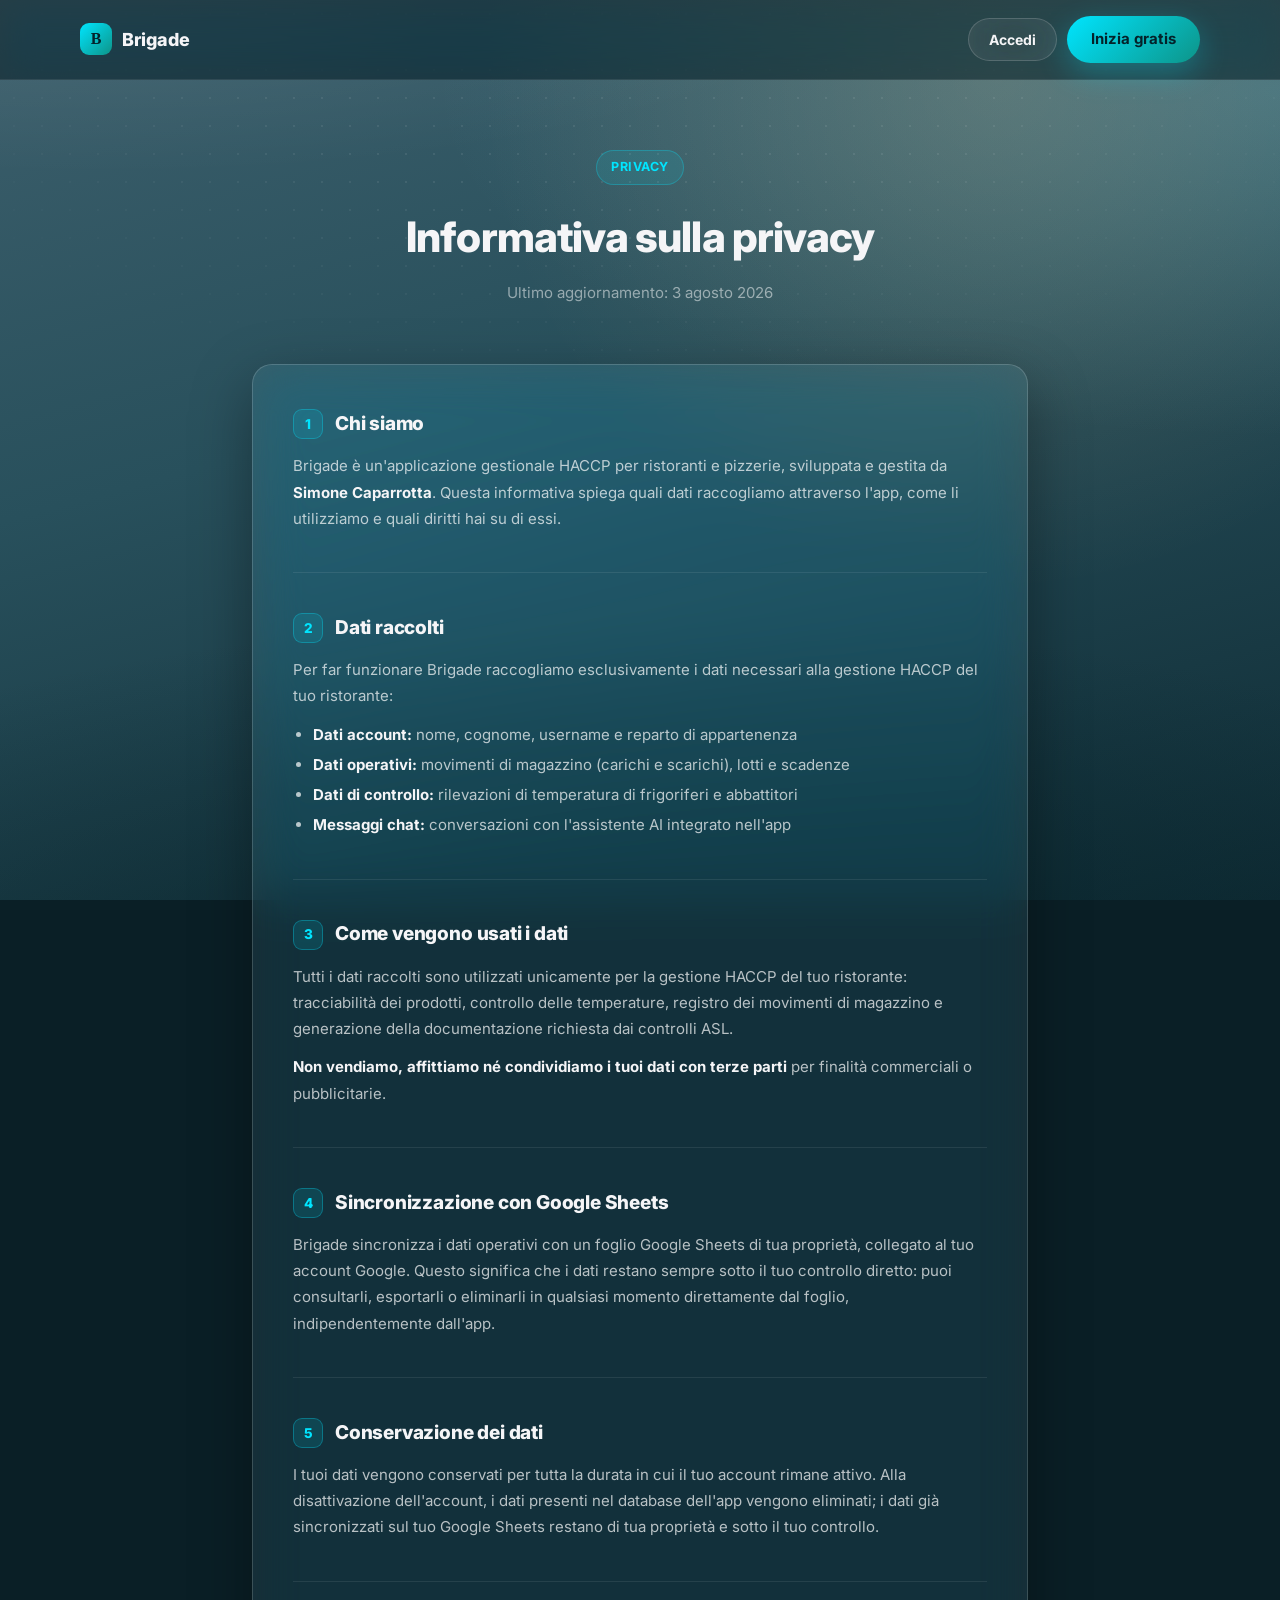
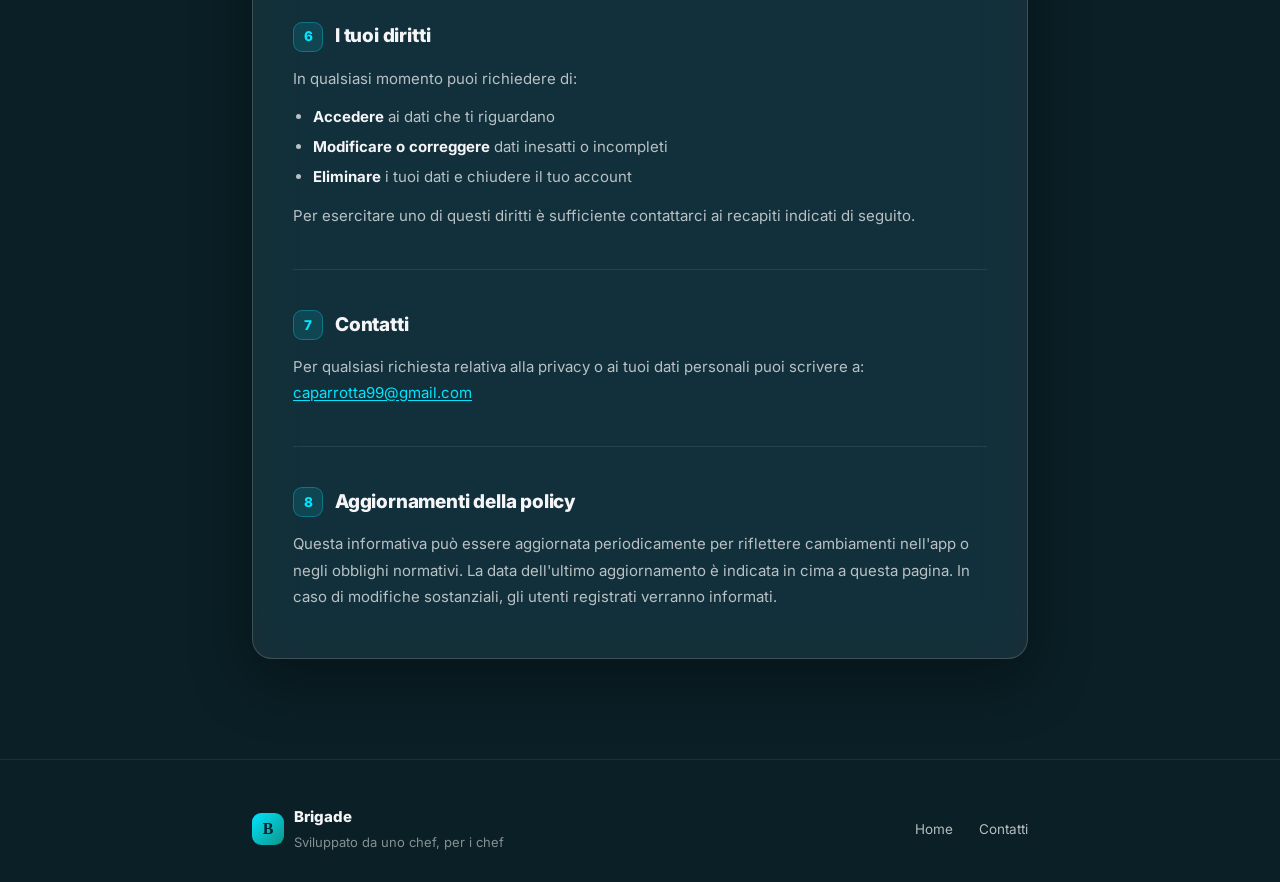
<file: privacy.html>
<!DOCTYPE html>
<html lang="it">
<head>
<meta charset="UTF-8">
<meta name="viewport" content="width=device-width, initial-scale=1, viewport-fit=cover">
<title>Privacy Policy — Brigade</title>
<meta name="description" content="Informativa sulla privacy di Brigade: quali dati raccogliamo, come li usiamo e quali diritti hai sui tuoi dati.">
<meta name="robots" content="index, follow">
<link rel="canonical" href="https://brigade-app.example/privacy">
<meta name="theme-color" content="#0f2c35">
<link rel="icon" href="/static/icon.svg" type="image/svg+xml">
<link rel="apple-touch-icon" href="/static/icon-192.png">

<link rel="preconnect" href="https://fonts.googleapis.com">
<link rel="preconnect" href="https://fonts.gstatic.com" crossorigin>
<link href="https://fonts.googleapis.com/css2?family=Inter:wght@300;400;500;600;700;800&display=swap" rel="stylesheet">

<style>
*, *::before, *::after { margin: 0; padding: 0; box-sizing: border-box; -webkit-tap-highlight-color: transparent; }
html { scroll-behavior: smooth; }
body {
  font-family: 'Inter', system-ui, -apple-system, sans-serif;
  background: #0a1f26;
  color: #f5f5f7;
  overflow-x: hidden;
  -webkit-font-smoothing: antialiased;
  line-height: 1.5;
}
a { color: inherit; text-decoration: none; }

:root {
  --bg-1: #0f2c35;
  --bg-2: #28505c;
  --bg-3: #3d5f6c;
  --accent: #00e5ff;
  --accent-2: #0d9488;
  --text: #f5f5f7;
  --muted: rgba(255,255,255,.70);
  --muted-2: rgba(255,255,255,.50);
  --glass: rgba(255,255,255,.07);
  --glass-2: rgba(255,255,255,.10);
  --glass-border: rgba(255,255,255,.16);
  --glass-blur: blur(24px) saturate(160%);
  --radius: 20px;
  --shadow-lg: 0 20px 60px rgba(0,0,0,.35);
}

.bg-fixed {
  position: fixed; inset: 0; z-index: -2;
  background:
    radial-gradient(circle at 78% 8%, rgba(255,201,140,.16), transparent 40%),
    radial-gradient(ellipse 130% 55% at 8% -8%, rgba(255,255,255,.10), transparent 50%),
    radial-gradient(ellipse 120% 70% at 100% 10%, rgba(120,195,210,.28), transparent 55%),
    radial-gradient(ellipse 150% 80% at 50% 118%, rgba(8,35,42,.85), transparent 62%),
    linear-gradient(165deg, var(--bg-3) 0%, var(--bg-2) 42%, var(--bg-1) 100%);
}
.bg-grid {
  position: fixed; inset: 0; z-index: -1; pointer-events: none;
  background-image: radial-gradient(rgba(255,255,255,.08) 1px, transparent 1px);
  background-size: 28px 28px;
  mask-image: radial-gradient(ellipse 80% 60% at 50% 0%, #000 40%, transparent 80%);
}

.wrap { max-width: 820px; margin: 0 auto; padding: 0 22px; }

.btn {
  display: inline-flex; align-items: center; justify-content: center; gap: 9px;
  font-family: 'Inter', sans-serif; font-weight: 700; font-size: 15px;
  padding: 12px 24px; border-radius: 100px; border: none; cursor: pointer;
  transition: transform .18s ease, box-shadow .18s ease, background .18s ease;
  white-space: nowrap;
}
.btn-primary {
  background: linear-gradient(135deg, var(--accent) 0%, var(--accent-2) 100%);
  color: #04222a; box-shadow: 0 10px 30px rgba(0,229,255,.28);
}
.btn-primary:hover { transform: translateY(-2px); box-shadow: 0 14px 38px rgba(0,229,255,.4); }
.btn-ghost {
  background: var(--glass-2); border: 1px solid var(--glass-border); color: var(--text);
  backdrop-filter: var(--glass-blur); -webkit-backdrop-filter: var(--glass-blur);
}
.btn-ghost:hover { background: rgba(255,255,255,.16); transform: translateY(-2px); }

.nav {
  position: fixed; top: 0; left: 0; right: 0; z-index: 100;
  display: flex; align-items: center; justify-content: space-between;
  padding: 16px 22px;
  background: rgba(10,26,32,.55);
  backdrop-filter: blur(18px) saturate(160%); -webkit-backdrop-filter: blur(18px) saturate(160%);
  border-bottom: 1px solid rgba(255,255,255,.08);
}
.nav-inner { max-width: 1120px; margin: 0 auto; width: 100%; display: flex; align-items: center; justify-content: space-between; }
.nav-logo { display: flex; align-items: center; gap: 10px; font-size: 18px; font-weight: 800; }
.nav-logo-mark {
  width: 32px; height: 32px; border-radius: 9px;
  background: linear-gradient(135deg, var(--accent), var(--accent-2));
  display: flex; align-items: center; justify-content: center;
  font-family: Georgia, serif; font-weight: 700; color: #04222a; font-size: 16px;
  flex-shrink: 0;
}
.nav-links { display: flex; align-items: center; gap: 10px; }
.nav-links a.btn-ghost { padding: 10px 20px; font-size: 14px; }

.glass {
  background: var(--glass);
  border: 1px solid var(--glass-border);
  border-radius: var(--radius);
  backdrop-filter: var(--glass-blur); -webkit-backdrop-filter: var(--glass-blur);
  box-shadow: var(--shadow-lg);
}

.legal-hero { padding: 150px 0 40px; text-align: center; }
.legal-eyebrow {
  display: inline-flex; align-items: center; gap: 8px;
  font-size: 12.5px; font-weight: 700; letter-spacing: .5px; text-transform: uppercase;
  color: var(--accent); background: rgba(0,229,255,.10); border: 1px solid rgba(0,229,255,.28);
  padding: 7px 14px; border-radius: 100px; margin-bottom: 20px;
}
.legal-hero h1 { font-size: clamp(28px, 4.6vw, 42px); font-weight: 800; letter-spacing: -.02em; margin-bottom: 14px; }
.legal-hero p { font-size: 15px; color: var(--muted-2); }

.legal-body { padding: 20px 0 100px; }
.legal-card { padding: 44px 40px 48px; }
.legal-card section + section { margin-top: 40px; padding-top: 40px; border-top: 1px solid rgba(255,255,255,.08); }
.legal-num {
  display: inline-flex; align-items: center; justify-content: center;
  width: 30px; height: 30px; border-radius: 9px; margin-right: 12px;
  background: rgba(0,229,255,.12); border: 1px solid rgba(0,229,255,.3);
  color: var(--accent); font-size: 13.5px; font-weight: 800; flex-shrink: 0;
}
.legal-card h2 { display: flex; align-items: center; font-size: 19px; font-weight: 800; letter-spacing: -.01em; margin-bottom: 14px; }
.legal-card p { font-size: 15px; line-height: 1.75; color: var(--muted); margin-bottom: 12px; }
.legal-card p:last-child { margin-bottom: 0; }
.legal-card ul { padding-left: 20px; margin: 10px 0 12px; }
.legal-card li { font-size: 15px; line-height: 1.75; color: var(--muted); list-style: disc; margin-bottom: 4px; }
.legal-card a.inline-link { color: var(--accent); text-decoration: underline; text-underline-offset: 2px; }
.legal-card a.inline-link:hover { color: #7cf1ff; }
.legal-card strong { color: var(--text); }

footer { padding: 46px 0 calc(30px + env(safe-area-inset-bottom, 0px)); border-top: 1px solid rgba(255,255,255,.08); }
.footer-inner { display: flex; align-items: center; justify-content: space-between; flex-wrap: wrap; gap: 22px; }
.footer-brand { display: flex; align-items: center; gap: 10px; }
.footer-tag { font-size: 13px; color: var(--muted-2); margin-top: 4px; }
.footer-links { display: flex; gap: 26px; flex-wrap: wrap; }
.footer-links a { font-size: 13.5px; color: var(--muted); transition: color .2s ease; }
.footer-links a:hover { color: var(--accent); }

@media (max-width: 560px) {
  .nav-links a.btn-ghost span.nav-text { display: none; }
  .legal-hero { padding: 128px 0 30px; }
  .legal-card { padding: 30px 22px 34px; }
  .footer-inner { flex-direction: column; align-items: flex-start; }
}
</style>
</head>
<body>

<div class="bg-fixed" aria-hidden="true"></div>
<div class="bg-grid" aria-hidden="true"></div>

<nav class="nav">
  <div class="nav-inner">
    <a href="/landing" class="nav-logo">
      <div class="nav-logo-mark">B</div>
      Brigade
    </a>
    <div class="nav-links">
      <a href="/login" class="btn btn-ghost"><span class="nav-text">Accedi</span></a>
      <a href="/register" class="btn btn-primary">Inizia gratis</a>
    </div>
  </div>
</nav>

<header class="legal-hero">
  <div class="wrap">
    <span class="legal-eyebrow">Privacy</span>
    <h1>Informativa sulla privacy</h1>
    <p>Ultimo aggiornamento: 3 agosto 2026</p>
  </div>
</header>

<main class="legal-body">
  <div class="wrap">
    <div class="glass legal-card">

      <section>
        <h2><span class="legal-num">1</span>Chi siamo</h2>
        <p>Brigade è un'applicazione gestionale HACCP per ristoranti e pizzerie, sviluppata e gestita da <strong>Simone Caparrotta</strong>. Questa informativa spiega quali dati raccogliamo attraverso l'app, come li utilizziamo e quali diritti hai su di essi.</p>
      </section>

      <section>
        <h2><span class="legal-num">2</span>Dati raccolti</h2>
        <p>Per far funzionare Brigade raccogliamo esclusivamente i dati necessari alla gestione HACCP del tuo ristorante:</p>
        <ul>
          <li><strong>Dati account:</strong> nome, cognome, username e reparto di appartenenza</li>
          <li><strong>Dati operativi:</strong> movimenti di magazzino (carichi e scarichi), lotti e scadenze</li>
          <li><strong>Dati di controllo:</strong> rilevazioni di temperatura di frigoriferi e abbattitori</li>
          <li><strong>Messaggi chat:</strong> conversazioni con l'assistente AI integrato nell'app</li>
        </ul>
      </section>

      <section>
        <h2><span class="legal-num">3</span>Come vengono usati i dati</h2>
        <p>Tutti i dati raccolti sono utilizzati unicamente per la gestione HACCP del tuo ristorante: tracciabilità dei prodotti, controllo delle temperature, registro dei movimenti di magazzino e generazione della documentazione richiesta dai controlli ASL.</p>
        <p><strong>Non vendiamo, affittiamo né condividiamo i tuoi dati con terze parti</strong> per finalità commerciali o pubblicitarie.</p>
      </section>

      <section>
        <h2><span class="legal-num">4</span>Sincronizzazione con Google Sheets</h2>
        <p>Brigade sincronizza i dati operativi con un foglio Google Sheets di tua proprietà, collegato al tuo account Google. Questo significa che i dati restano sempre sotto il tuo controllo diretto: puoi consultarli, esportarli o eliminarli in qualsiasi momento direttamente dal foglio, indipendentemente dall'app.</p>
      </section>

      <section>
        <h2><span class="legal-num">5</span>Conservazione dei dati</h2>
        <p>I tuoi dati vengono conservati per tutta la durata in cui il tuo account rimane attivo. Alla disattivazione dell'account, i dati presenti nel database dell'app vengono eliminati; i dati già sincronizzati sul tuo Google Sheets restano di tua proprietà e sotto il tuo controllo.</p>
      </section>

      <section>
        <h2><span class="legal-num">6</span>I tuoi diritti</h2>
        <p>In qualsiasi momento puoi richiedere di:</p>
        <ul>
          <li><strong>Accedere</strong> ai dati che ti riguardano</li>
          <li><strong>Modificare o correggere</strong> dati inesatti o incompleti</li>
          <li><strong>Eliminare</strong> i tuoi dati e chiudere il tuo account</li>
        </ul>
        <p>Per esercitare uno di questi diritti è sufficiente contattarci ai recapiti indicati di seguito.</p>
      </section>

      <section>
        <h2><span class="legal-num">7</span>Contatti</h2>
        <p>Per qualsiasi richiesta relativa alla privacy o ai tuoi dati personali puoi scrivere a: <a class="inline-link" href="mailto:caparrotta99@gmail.com">caparrotta99@gmail.com</a></p>
      </section>

      <section>
        <h2><span class="legal-num">8</span>Aggiornamenti della policy</h2>
        <p>Questa informativa può essere aggiornata periodicamente per riflettere cambiamenti nell'app o negli obblighi normativi. La data dell'ultimo aggiornamento è indicata in cima a questa pagina. In caso di modifiche sostanziali, gli utenti registrati verranno informati.</p>
      </section>

    </div>
  </div>
</main>

<footer>
  <div class="wrap footer-inner">
    <div class="footer-brand">
      <div class="nav-logo-mark">B</div>
      <div>
        <div style="font-weight:800;font-size:15px">Brigade</div>
        <div class="footer-tag">Sviluppato da uno chef, per i chef</div>
      </div>
    </div>
    <div class="footer-links">
      <a href="/landing">Home</a>
      <a href="mailto:caparrotta99@gmail.com">Contatti</a>
    </div>
  </div>
</footer>

</body>
</html>
</file>
